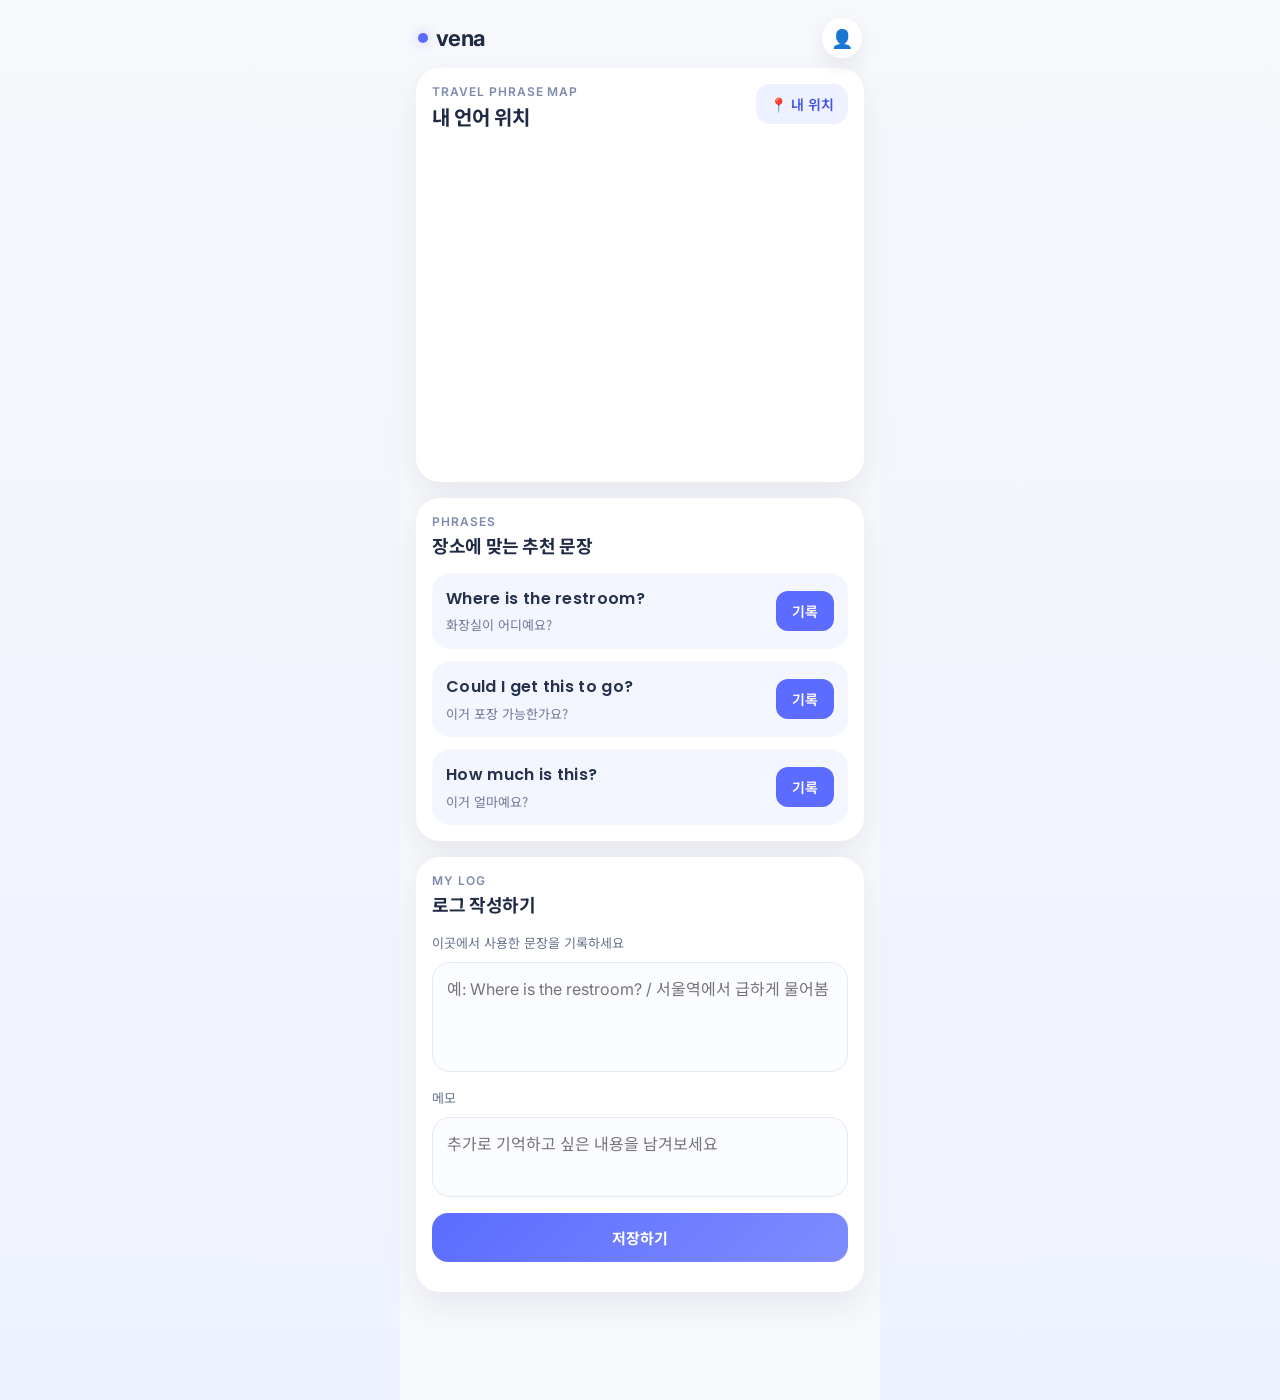
<file: index.html>
<!DOCTYPE html>
<html lang="ko">
<head>
  <meta charset="UTF-8" />
  <meta name="viewport" content="width=device-width, initial-scale=1.0" />
  <title>vena</title>

  <!-- Fonts -->
  <link rel="preconnect" href="https://fonts.googleapis.com" />
  <link rel="preconnect" href="https://fonts.gstatic.com" crossorigin />
  <link
    href="https://fonts.googleapis.com/css2?family=Inter:wght@400;500;600;700&family=Noto+Sans+KR:wght@400;500;700&family=Poppins:wght@400;500;600&display=swap"
    rel="stylesheet"
  />

  <link rel="stylesheet" href="style.css" />
</head>
<body>
  <div class="app">
    <header class="header">
      <div class="logo-wrap">
        <div class="logo-dot"></div>
        <h1 class="logo">vena</h1>
      </div>
      <a href="mypage.html" class="icon-btn" aria-label="내 페이지" style="display:flex;align-items:center;justify-content:center;text-decoration:none;">👤</a>
    </header>

    <main class="main-content">
      <section class="hero-card">
        <div class="hero-top">
          <div>
            <p class="eyebrow">Travel phrase map</p>
            <h2 class="hero-title"> 내 언어 위치 </h2>
          </div>
          <button class="location-btn" onclick="getLocation()">📍 내 위치</button>
        </div>

        <div class="map-wrap">
          <iframe
            id="mapFrame"
            class="map"
            title="서울 지도"
            loading="lazy"
            src="https://www.google.com/maps?q=Seoul&output=embed"
          ></iframe>
        </div>
      </section>

      <section class="section-card">
        <div class="section-head">
          <div>
            <p class="section-label">Phrases</p>
            <h3 class="section-title">장소에 맞는 추천 문장</h3>
          </div>
        </div>

        <div class="phrase-list">
          <div class="phrase-card">
            <div class="phrase-text">
              <p class="phrase-en">Where is the restroom?</p>
              <p class="phrase-ko">화장실이 어디예요?</p>
            </div>
            <button class="add-btn" onclick="insertSentence('Where is the restroom?')">기록</button>
          </div>

          <div class="phrase-card">
            <div class="phrase-text">
              <p class="phrase-en">Could I get this to go?</p>
              <p class="phrase-ko">이거 포장 가능한가요?</p>
            </div>
            <button class="add-btn" onclick="insertSentence('Could I get this to go?')">기록</button>
          </div>

          <div class="phrase-card">
            <div class="phrase-text">
              <p class="phrase-en">How much is this?</p>
              <p class="phrase-ko">이거 얼마예요?</p>
            </div>
            <button class="add-btn" onclick="insertSentence('How much is this?')">기록</button>
          </div>
        </div>
      </section>

      <section class="section-card">
        <div class="section-head">
          <div>
            <p class="section-label">My log</p>
            <h3 class="section-title">로그 작성하기</h3>
          </div>
        </div>

        <label class="input-label" for="logInput">이곳에서 사용한 문장을 기록하세요</label>
        <textarea
          id="logInput"
          class="log-input"
          placeholder="예: Where is the restroom? / 서울역에서 급하게 물어봄"
        ></textarea>

        <label class="input-label" for="memoInput" style="margin-top: 12px;">메모</label>
        <textarea
          id="memoInput"
          class="log-input"
          style="min-height: 80px;"
          placeholder="추가로 기억하고 싶은 내용을 남겨보세요"
        ></textarea>

        <button class="save-btn" onclick="saveLog()">저장하기</button>

        <div id="logList" class="log-list"></div>
      </section>
    </main>

   
  </div>

 <script>
  let currentLat = null;
  let currentLng = null;

  // 페이지 로드 시 저장된 로그 불러오기
  window.addEventListener("DOMContentLoaded", function () {
    const saved = JSON.parse(localStorage.getItem("vena_logs") || "[]");
    saved.forEach(function (log) {
      renderLogItem(log);
    });
  });

  function getLocation() {
    if (!navigator.geolocation) {
      alert("이 브라우저에서는 위치 기능을 지원하지 않습니다.");
      return;
    }
    navigator.geolocation.getCurrentPosition(
      function (pos) {
        currentLat = pos.coords.latitude;
        currentLng = pos.coords.longitude;
        moveMap(currentLat, currentLng);
      },
      function () {
        alert("위치 정보를 가져올 수 없습니다.");
      }
    );
  }

  function moveMap(lat, lng) {
    document.getElementById("mapFrame").src =
      "https://www.google.com/maps?q=" + lat + "," + lng + "&output=embed";
  }

  function insertSentence(sentence) {
    document.getElementById("logInput").value = sentence;
    document.getElementById("logInput").focus();
  }

  function saveLog() {
    const input = document.getElementById("logInput");
    const memoInput = document.getElementById("memoInput");
    const text = input.value.trim();
    const memo = memoInput.value.trim();

    if (text === "") {
      alert("로그 내용을 입력해주세요.");
      return;
    }

    if (currentLat === null || currentLng === null) {
      alert("먼저 '내 위치'를 눌러 위치를 가져와주세요.");
      return;
    }

    const now = new Date();
    const dateText =
      now.getFullYear() + "." +
      String(now.getMonth() + 1).padStart(2, "0") + "." +
      String(now.getDate()).padStart(2, "0") + " " +
      String(now.getHours()).padStart(2, "0") + ":" +
      String(now.getMinutes()).padStart(2, "0");

    const logData = {
      id: Date.now(),
      date: dateText,
      lat: currentLat.toFixed(4),
      lng: currentLng.toFixed(4),
      text: text,
      memo: memo,
    };

    // localStorage에 저장
    const saved = JSON.parse(localStorage.getItem("vena_logs") || "[]");
    saved.unshift(logData);
    localStorage.setItem("vena_logs", JSON.stringify(saved));

    renderLogItem(logData, true);
    input.value = "";
    memoInput.value = "";
  }

  function renderLogItem(log, prepend = false) {
    const logList = document.getElementById("logList");
    const logItem = document.createElement("div");
    logItem.className = "log-item";
    logItem.dataset.id = log.id;

    logItem.innerHTML = `
      <p class="log-date"> ${log.date}</p>
      <p class="log-location">📍 ${log.lat}, ${log.lng}</p>
      <p class="log-content">${escapeHtml(log.text)}</p>
      ${log.memo ? `<p class="log-memo"> ${escapeHtml(log.memo)}</p>` : ""}
      <div style="display:flex; gap:8px; margin-top:10px;">
        <button class="view-map-btn" onclick="moveMap(${log.lat}, ${log.lng})">지도에서 보기</button>
        <button class="view-map-btn" style="background:#fff0f0; color:#e05555;" onclick="deleteLog(${log.id})">삭제</button>
      </div>
    `;

    if (prepend) {
      logList.prepend(logItem);
    } else {
      logList.appendChild(logItem);
    }
  }

  function deleteLog(id) {
    // DOM에서 제거
    const el = document.querySelector(`.log-item[data-id="${id}"]`);
    if (el) el.remove();

    // localStorage에서도 제거
    const saved = JSON.parse(localStorage.getItem("vena_logs") || "[]");
    const updated = saved.filter(function (log) { return log.id !== id; });
    localStorage.setItem("vena_logs", JSON.stringify(updated));
  }

  function escapeHtml(text) {
    const div = document.createElement("div");
    div.innerText = text;
    return div.innerHTML;
  }
</script>
</body>
</html>
</file>
<file: style.css>
* {
  box-sizing: border-box;
}

html,
body {
  margin: 0;
  padding: 0;
}

body {
  background: linear-gradient(180deg, #f7f8fc 0%, #eef2ff 100%);
  font-family: "Inter", "Noto Sans KR", sans-serif;
  color: #1f2a44;
}

button,
input,
textarea {
  font: inherit;
}

.app {
  max-width: 480px;
  min-height: 100vh;
  margin: 0 auto;
  background: #f7f8fc;
  position: relative;
  padding-bottom: 92px;
}

/* Header */
.header {
  display: flex;
  align-items: center;
  justify-content: space-between;
  padding: 18px 18px 10px;
}

.logo-wrap {
  display: flex;
  align-items: center;
  gap: 8px;
}

.logo-dot {
  width: 10px;
  height: 10px;
  border-radius: 50%;
  background: #5b6cff;
  box-shadow: 0 0 12px rgba(91, 108, 255, 0.35);
}

.logo {
  margin: 0;
  font-size: 22px;
  font-weight: 700;
  letter-spacing: -0.03em;
}

.icon-btn {
  width: 40px;
  height: 40px;
  border: none;
  border-radius: 50%;
  background: #ffffff;
  box-shadow: 0 8px 20px rgba(31, 42, 68, 0.08);
  cursor: pointer;
  font-size: 18px;
}

/* Main */
.main-content {
  padding: 0 16px;
}

.hero-card,
.section-card {
  background: #ffffff;
  border-radius: 24px;
  padding: 16px;
  box-shadow: 0 12px 32px rgba(31, 42, 68, 0.08);
  margin-bottom: 16px;
}

.hero-top {
  display: flex;
  align-items: flex-start;
  justify-content: space-between;
  gap: 12px;
  margin-bottom: 14px;
}

.eyebrow,
.section-label {
  margin: 0 0 6px;
  font-size: 12px;
  font-weight: 600;
  color: #7f8aac;
  text-transform: uppercase;
  letter-spacing: 0.08em;
}

.hero-title,
.section-title {
  margin: 0;
  line-height: 1.35;
  letter-spacing: -0.02em;
}

.hero-title {
  font-size: 20px;
  font-weight: 700;
}

.section-title {
  font-size: 18px;
  font-weight: 700;
}

.location-btn,
.save-btn,
.add-btn {
  border: none;
  cursor: pointer;
  transition: 0.2s ease;
}

.location-btn {
  flex-shrink: 0;
  background: #eef1ff;
  color: #4254e8;
  padding: 10px 14px;
  border-radius: 14px;
  font-size: 14px;
  font-weight: 600;
}

.location-btn:active,
.save-btn:active,
.add-btn:active,
.icon-btn:active,
.tab:active {
  transform: scale(0.98);
}

.map-wrap {
  overflow: hidden;
  border-radius: 20px;
}

.map {
  width: 100%;
  height: 320px;
  border: 0;
  display: block;
}

/* Phrase cards */
.section-head {
  margin-bottom: 14px;
}

.phrase-list {
  display: flex;
  flex-direction: column;
  gap: 12px;
}

.phrase-card {
  display: flex;
  justify-content: space-between;
  align-items: center;
  gap: 14px;
  padding: 14px;
  border-radius: 18px;
  background: #f4f6ff;
}

.phrase-text {
  flex: 1;
}

.phrase-en {
  margin: 0 0 6px;
  font-family: "Poppins", sans-serif;
  font-size: 16px;
  font-weight: 600;
  line-height: 1.45;
  letter-spacing: 0.02em;
  color: #25314d;
}

.phrase-ko {
  margin: 0;
  font-family: "Noto Sans KR", sans-serif;
  font-size: 13px;
  color: #6e7896;
  line-height: 1.45;
}

.add-btn {
  background: #5b6cff;
  color: #ffffff;
  min-width: 58px;
  padding: 10px 12px;
  border-radius: 12px;
  font-size: 14px;
  font-weight: 600;
}

/* Log */
.input-label {
  display: block;
  margin-bottom: 10px;
  font-size: 13px;
  color: #66718f;
}

.log-input {
  width: 100%;
  min-height: 110px;
  resize: none;
  border: 1px solid #e3e8f5;
  border-radius: 18px;
  padding: 14px;
  background: #fbfcff;
  color: #1f2a44;
  outline: none;
  line-height: 1.5;
}

.log-input:focus {
  border-color: #a8b4ff;
  box-shadow: 0 0 0 4px rgba(91, 108, 255, 0.08);
}

.save-btn {
  width: 100%;
  margin-top: 12px;
  background: linear-gradient(135deg, #5b6cff 0%, #7f8cff 100%);
  color: #ffffff;
  padding: 14px 16px;
  border-radius: 16px;
  font-size: 15px;
  font-weight: 700;
}

.log-list {
  margin-top: 14px;
  display: flex;
  flex-direction: column;
  gap: 10px;
}

.log-item {
  background: #f8faff;
  border: 1px solid #ebeff8;
  border-radius: 18px;
  padding: 14px;
}

.log-date {
  margin: 0 0 8px;
  font-size: 12px;
  color: #7f8aac;
}

.log-content {
  margin: 0;
  font-size: 14px;
  line-height: 1.55;
  color: #24304a;
  word-break: break-word;
}

.log-memo {
  margin: 8px 0 0;
  font-size: 13px;
  line-height: 1.5;
  color: #6e7896;
  word-break: break-word;
  padding: 8px 12px;
  background: #f0f3ff;
  border-radius: 10px;
}


/* Responsive */
@media (max-width: 360px) {
  .hero-title {
    font-size: 18px;
  }

  .section-title {
    font-size: 16px;
  }

  .map {
    height: 280px;
  }

  .phrase-card {
    padding: 12px;
  }

  .phrase-en {
    font-size: 15px;
  }

  .add-btn {
    min-width: 52px;
    padding: 9px 10px;
    font-size: 13px;
  }
}
.log-location {
  margin: 0 0 10px;
  font-size: 13px;
  color: #5f6c8f;
}

.view-map-btn {
  border: none;
  background: #eef1ff;
  color: #4254e8;
  padding: 10px 12px;
  border-radius: 12px;
  font-size: 13px;
  font-weight: 600;
  cursor: pointer;
}

.view-map-btn:active {
  transform: scale(0.98);
}
</file>
